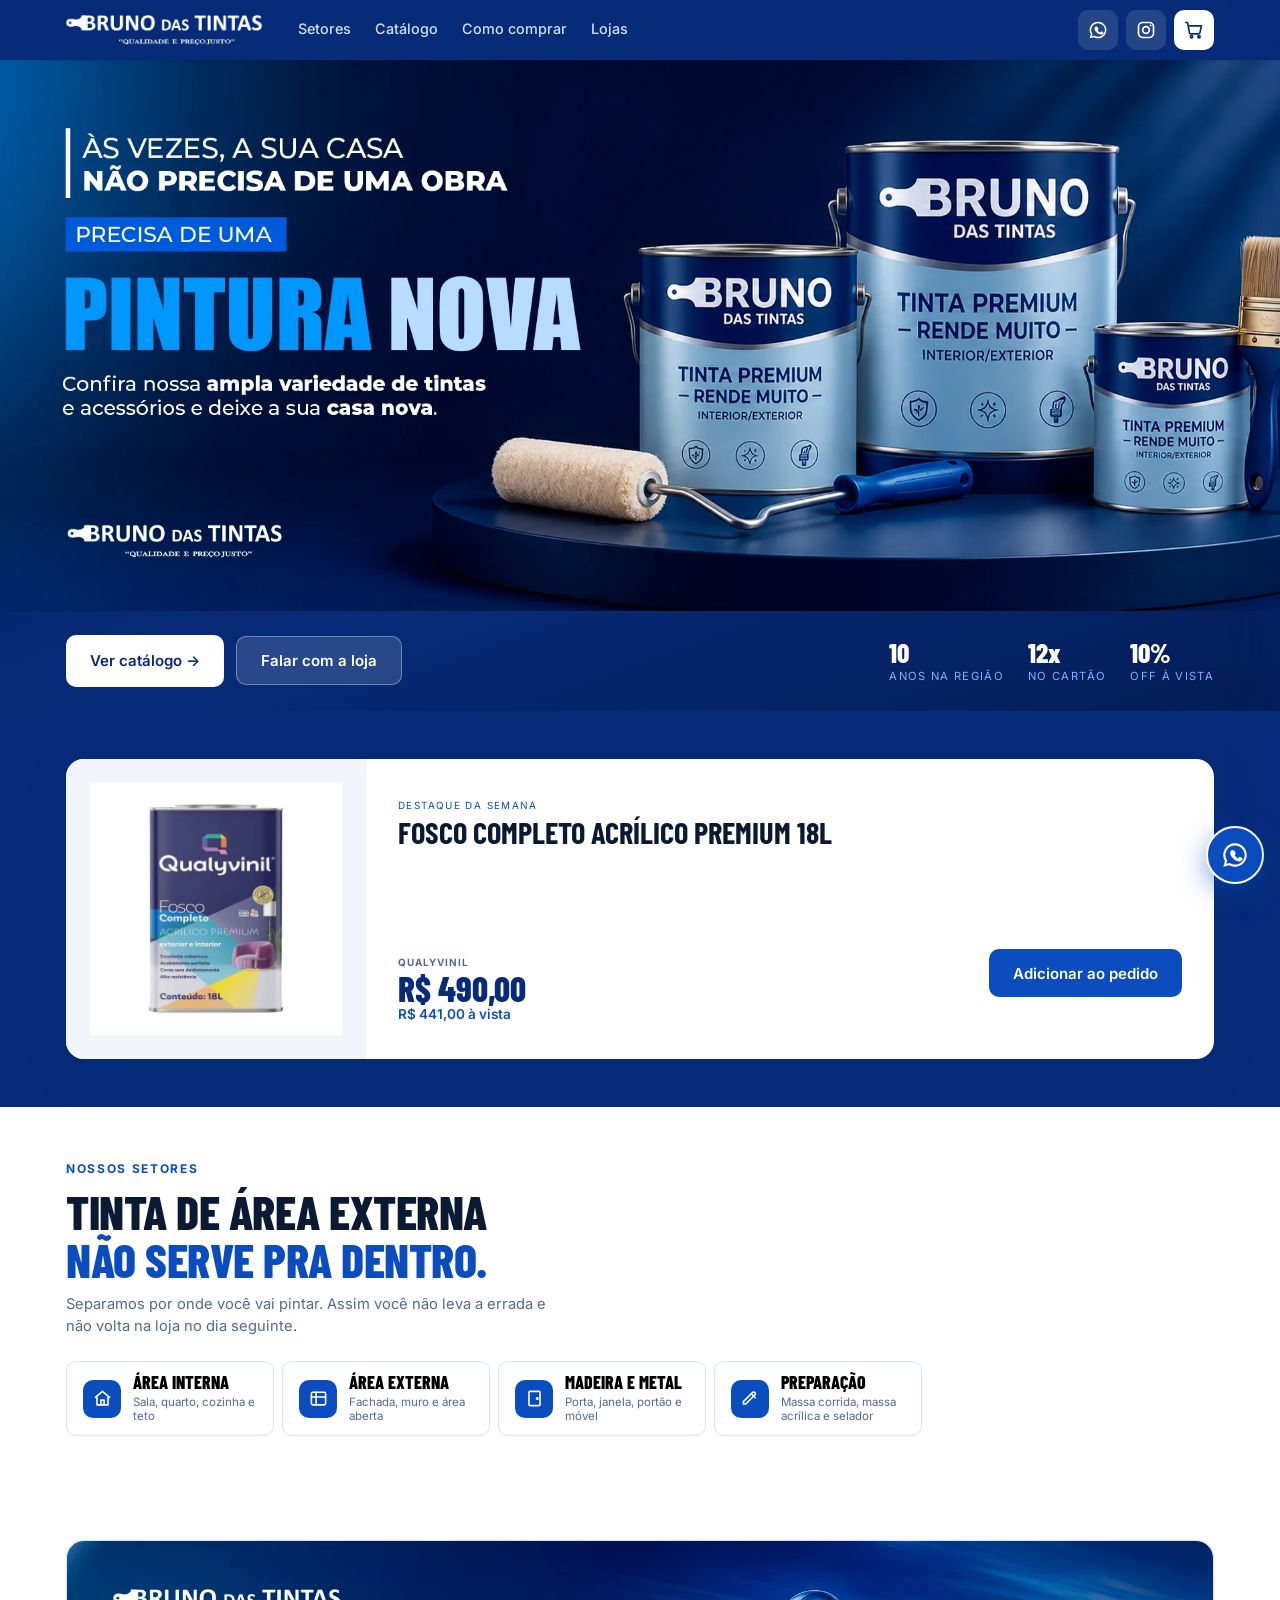
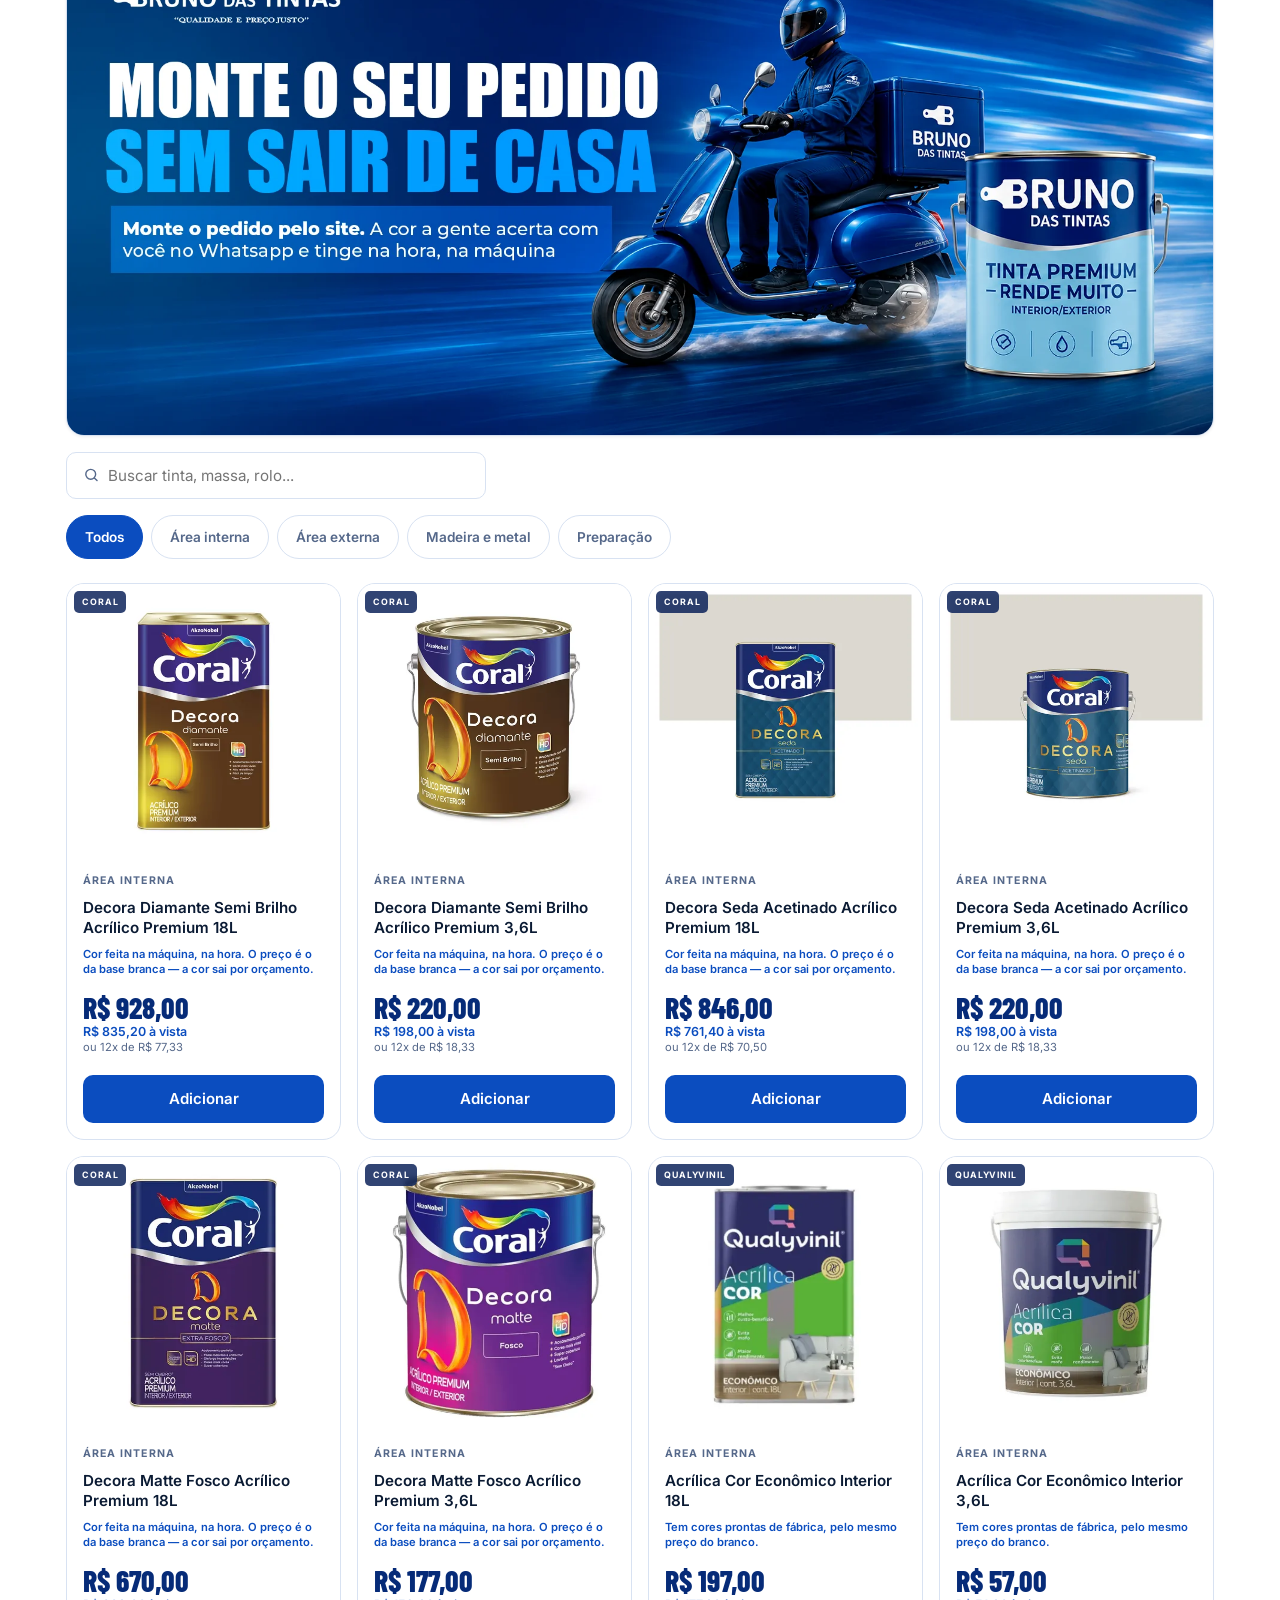
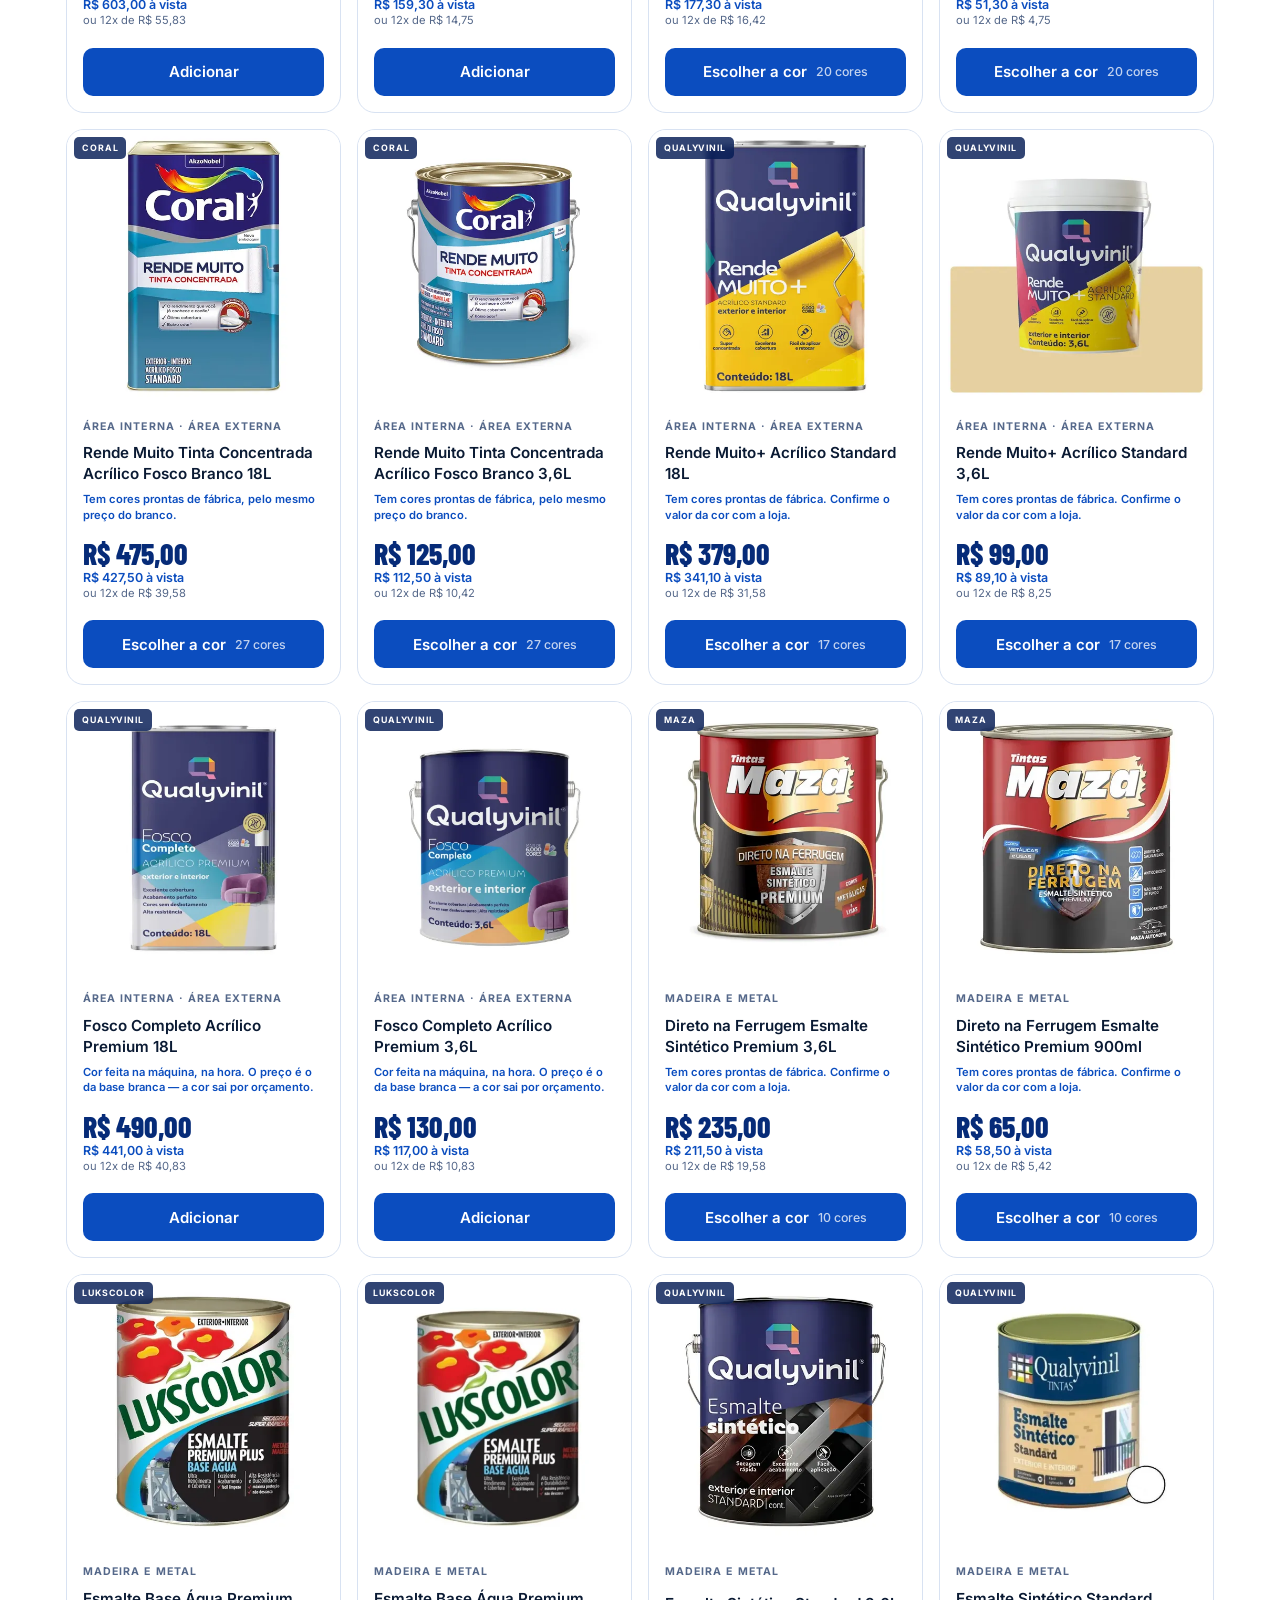
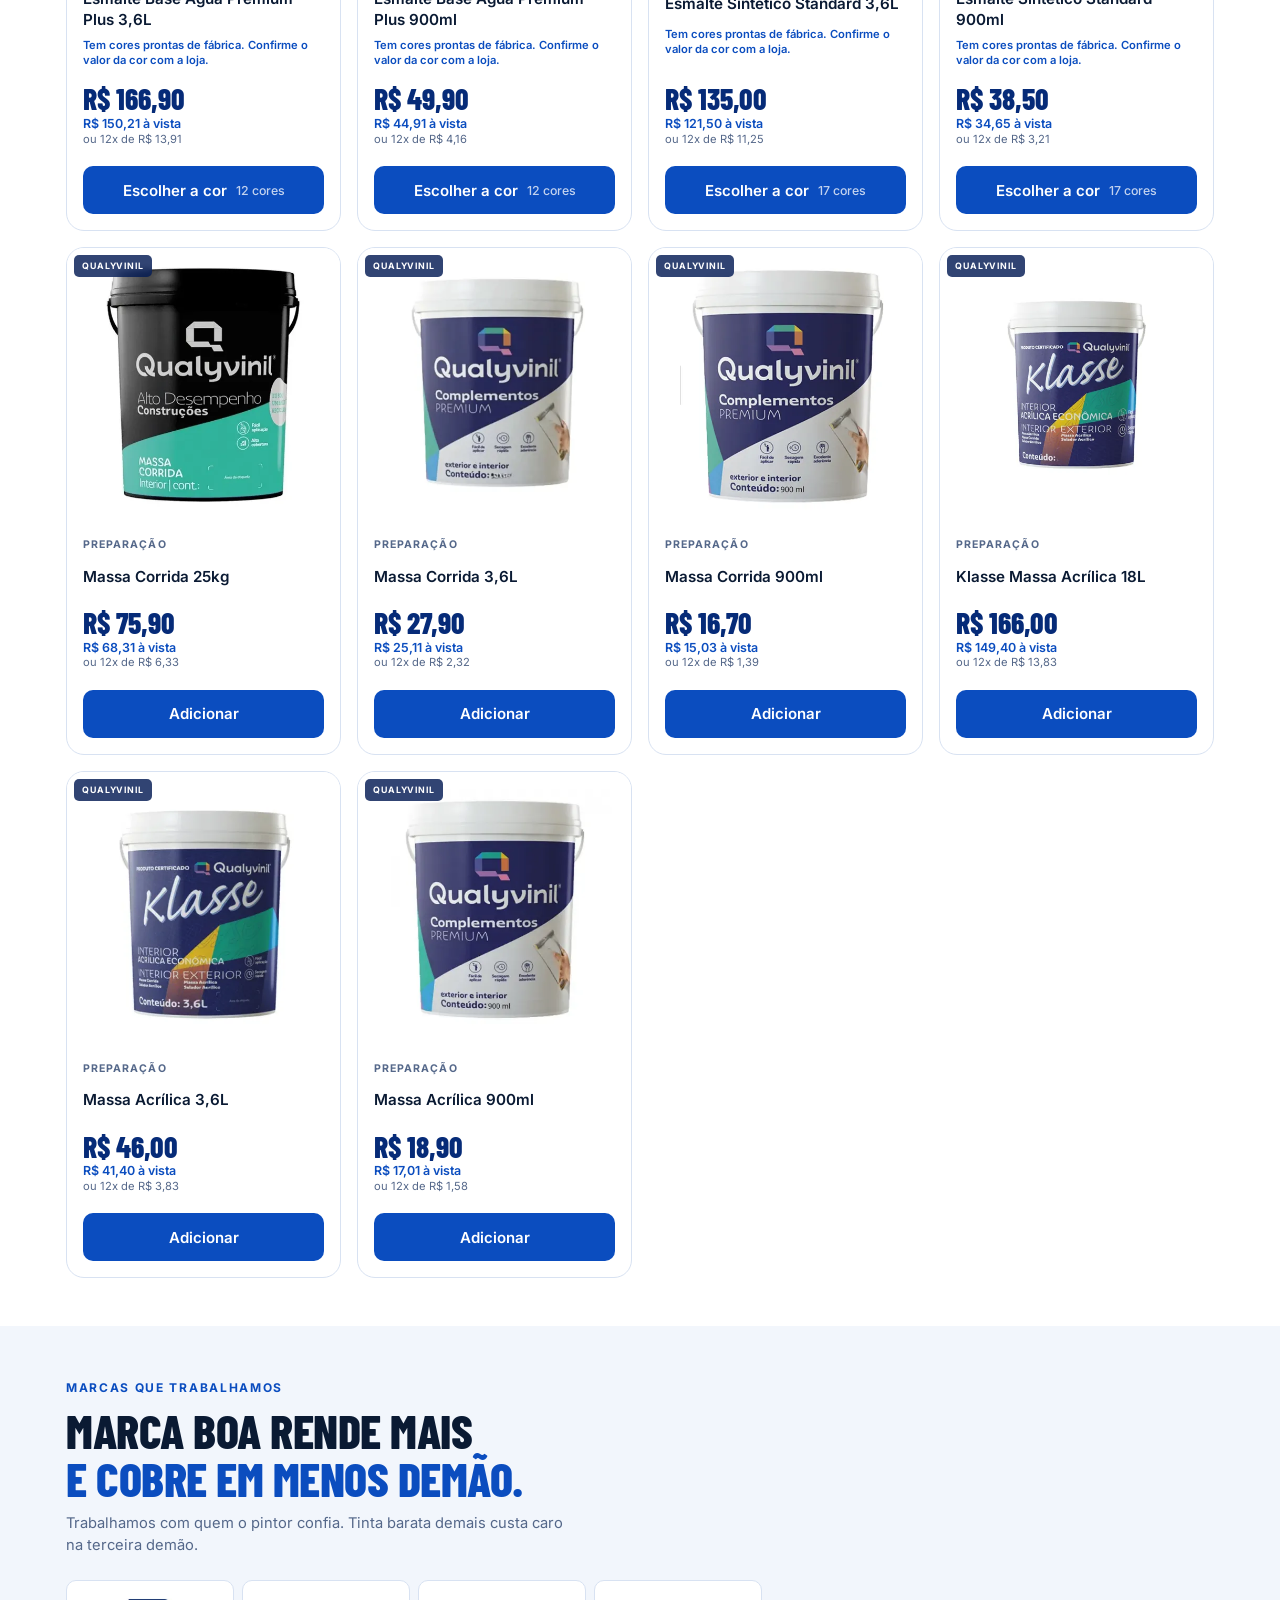
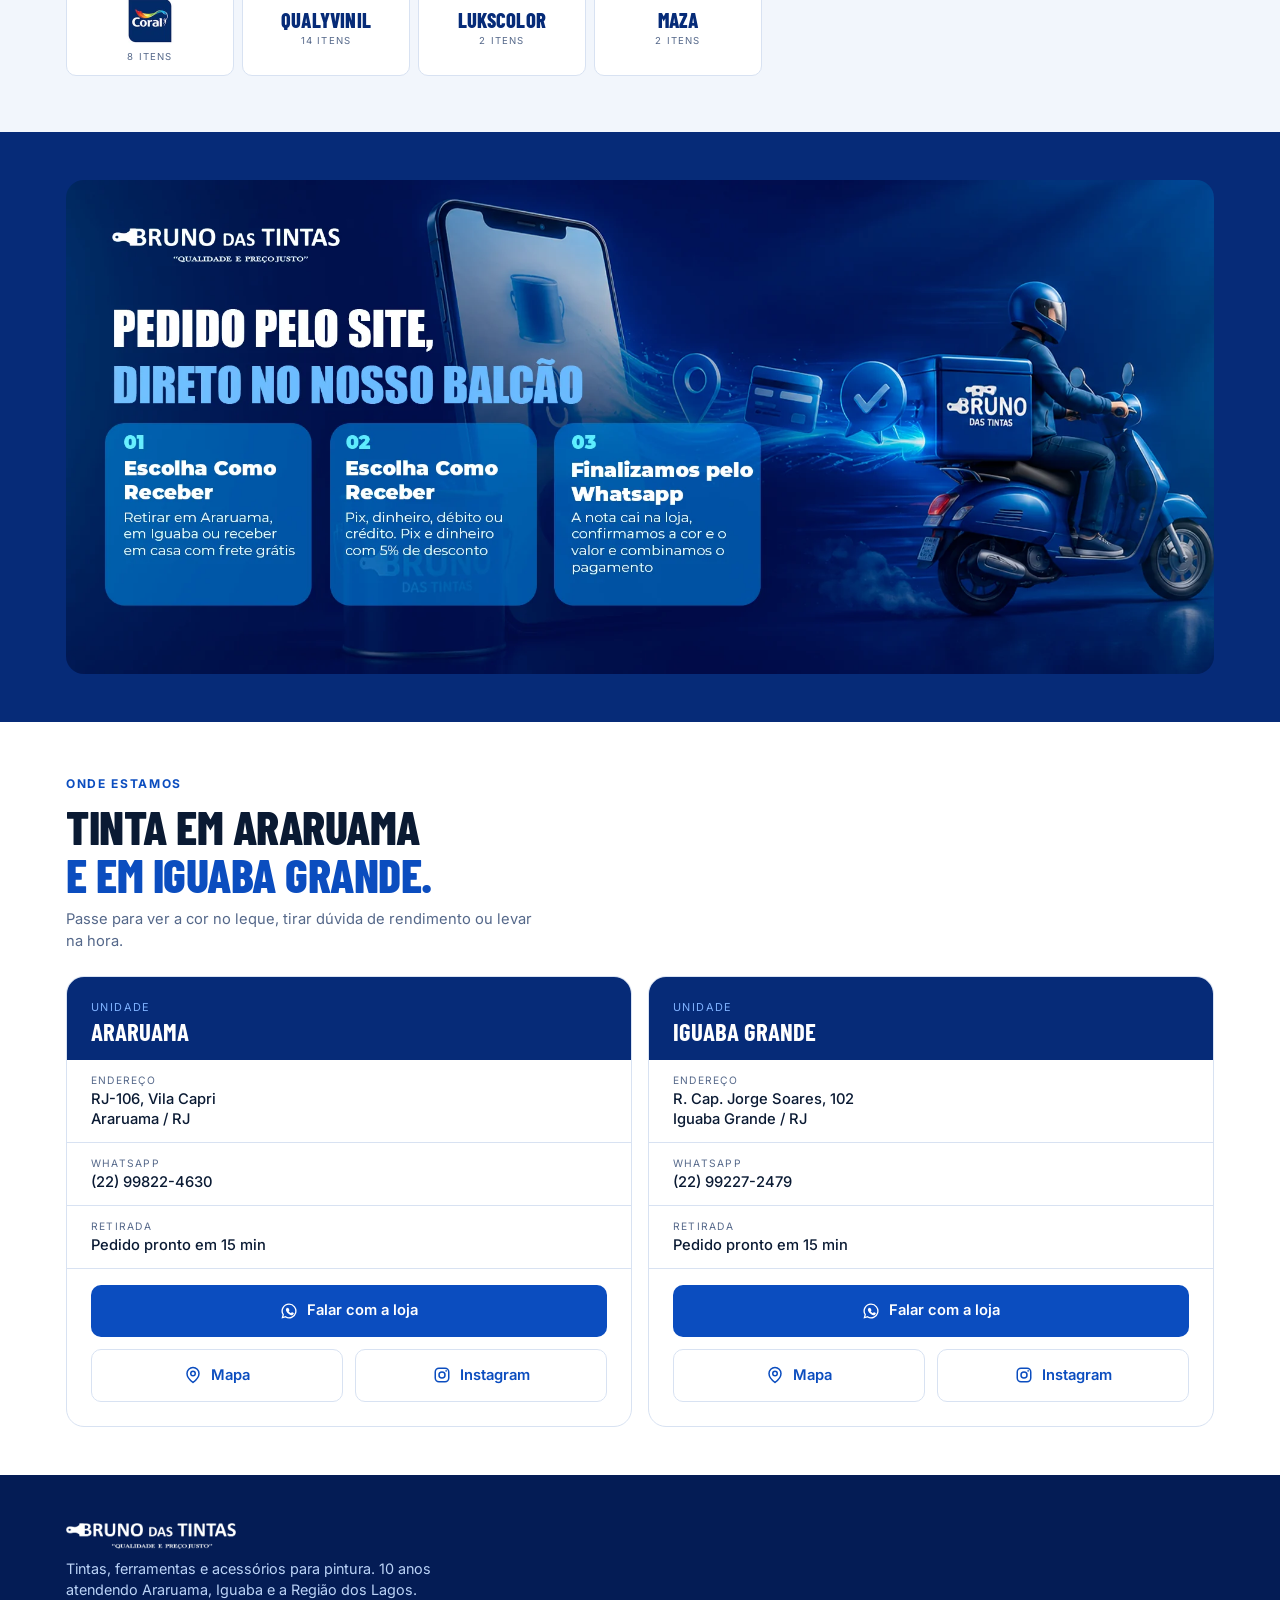
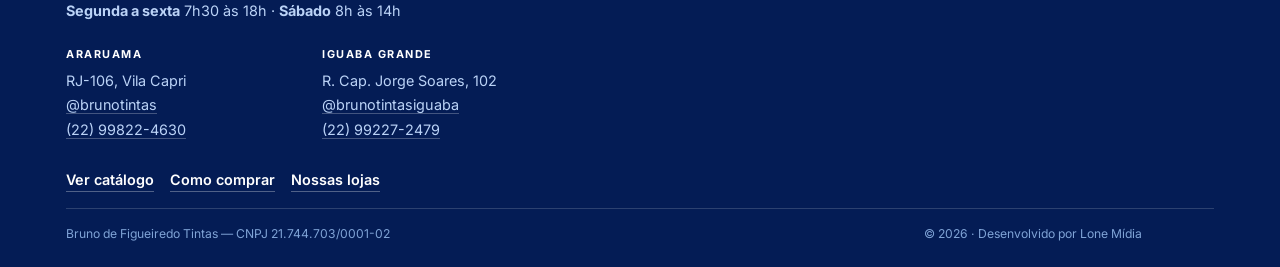
<file: index.html>
<!DOCTYPE html>
<html lang="pt-BR">
<head>
<meta charset="UTF-8">
<meta name="viewport" content="width=device-width, initial-scale=1.0">
<title>Loja de Tintas em Araruama e Iguaba Grande | Bruno das Tintas</title>
<meta name="description" content="Loja de tintas em Araruama e Iguaba Grande. Tinta Coral, Qualyvinil, Lukscolor e Maza, esmalte, massa corrida e acrílica. Monte o pedido pelo site, retire em 15 minutos ou receba em casa com frete grátis na Região dos Lagos.">
<meta name="theme-color" content="#062B78">
<link rel="canonical" href="https://www.brunodastintas.com/">
<link rel="icon" href="favicon.ico" sizes="any">
<link rel="icon" type="image/png" href="favicon.png">
<link rel="apple-touch-icon" href="apple-touch-icon.png">
<meta name="apple-mobile-web-app-capable" content="yes">
<meta name="apple-mobile-web-app-status-bar-style" content="black-translucent">
<meta name="apple-mobile-web-app-title" content="Bruno das Tintas">
<meta name="mobile-web-app-capable" content="yes">
<meta name="application-name" content="Bruno das Tintas">
<meta property="og:title" content="Bruno das Tintas — Araruama e Iguaba">
<meta property="og:description" content="Loja de tintas em Araruama e Iguaba Grande. Monte seu pedido pelo site, retire em 15 minutos ou receba em casa com frete grátis.">
<meta property="og:image" content="https://www.brunodastintas.com/artes/capa.webp">
<meta property="og:type" content="website">
<meta property="og:url" content="https://www.brunodastintas.com/">
<meta property="og:locale" content="pt_BR">
<meta property="og:site_name" content="Bruno das Tintas">
<meta name="twitter:card" content="summary_large_image">
<link rel="preconnect" href="https://fonts.googleapis.com">
<link rel="preconnect" href="https://fonts.gstatic.com" crossorigin>
<link href="https://fonts.googleapis.com/css2?family=Barlow+Condensed:wght@600;700;800&family=Inter:wght@400;500;600;700&display=swap" rel="stylesheet">
<link rel="stylesheet" href="styles.css">
<script type="application/ld+json">
{
  "@context": "https://schema.org",
  "@graph": [
    {
      "@type": "HardwareStore",
      "@id": "https://www.brunodastintas.com/#araruama",
      "name": "Bruno das Tintas — Araruama",
      "legalName": "Bruno de Figueiredo Tintas",
      "description": "Loja de tintas, ferramentas e acessórios para pintura em Araruama, RJ.",
      "url": "https://www.brunodastintas.com/",
      "telephone": "+5522998224630",
      "image": "https://www.brunodastintas.com/artes/capa.webp",
      "priceRange": "$$",
      "address": {
        "@type": "PostalAddress",
        "streetAddress": "RJ-106, Vila Capri",
        "addressLocality": "Araruama",
        "addressRegion": "RJ",
        "addressCountry": "BR",
        "postalCode": "28981-630"
      },
      "areaServed": [
        "Araruama",
        "Iguaba Grande",
        "Região dos Lagos"
      ],
      "paymentAccepted": "Dinheiro, PIX, Cartão de débito, Cartão de crédito",
      "hasMap": "https://maps.google.com/?cid=5107521781305132340",
      "geo": { "@type": "GeoCoordinates", "latitude": -22.8698738, "longitude": -42.3238211 },
      "currenciesAccepted": "BRL",
      "slogan": "Qualidade e preço justo",
      "knowsAbout": [
        "Tinta acrílica",
        "Tinta para parede",
        "Esmalte sintético",
        "Massa corrida",
        "Massa acrílica",
        "Tingimento de tinta",
        "Material de pintura"
      ],
      "makesOffer": {
        "@type": "Offer",
        "itemOffered": {
          "@type": "Product",
          "name": "Tintas, esmaltes e massas para pintura"
        },
        "areaServed": [
          "Araruama",
          "Iguaba Grande",
          "Região dos Lagos"
        ]
      },
      "sameAs": [
        "https://www.instagram.com/brunotintas/",
        "https://maps.google.com/?cid=5107521781305132340"
      ],
      "openingHoursSpecification": [
        {
          "@type": "OpeningHoursSpecification",
          "dayOfWeek": [
            "Monday",
            "Tuesday",
            "Wednesday",
            "Thursday",
            "Friday"
          ],
          "opens": "07:30",
          "closes": "18:00"
        },
        {
          "@type": "OpeningHoursSpecification",
          "dayOfWeek": "Saturday",
          "opens": "08:00",
          "closes": "14:00"
        }
      ]
    },
    {
      "@type": "HardwareStore",
      "@id": "https://www.brunodastintas.com/#iguaba",
      "name": "Bruno das Tintas — Iguaba Grande",
      "legalName": "Bruno de Figueiredo Tintas",
      "description": "Loja de tintas, ferramentas e acessórios para pintura em Iguaba Grande, RJ.",
      "url": "https://www.brunodastintas.com/",
      "telephone": "+5522992272479",
      "image": "https://www.brunodastintas.com/artes/capa.webp",
      "priceRange": "$$",
      "address": {
        "@type": "PostalAddress",
        "streetAddress": "Rua Capitão Jorge Soares, 102 - Loja A, Estação",
        "addressLocality": "Iguaba Grande",
        "addressRegion": "RJ",
        "addressCountry": "BR",
        "postalCode": "28960-514"
      },
      "areaServed": [
        "Iguaba Grande",
        "Araruama",
        "Região dos Lagos"
      ],
      "paymentAccepted": "Dinheiro, PIX, Cartão de débito, Cartão de crédito",
      "hasMap": "https://maps.google.com/?cid=13705260537741603803",
      "geo": { "@type": "GeoCoordinates", "latitude": -22.8341651, "longitude": -42.2261326 },
      "currenciesAccepted": "BRL",
      "slogan": "Qualidade e preço justo",
      "knowsAbout": [
        "Tinta acrílica",
        "Tinta para parede",
        "Esmalte sintético",
        "Massa corrida",
        "Massa acrílica",
        "Tingimento de tinta",
        "Material de pintura"
      ],
      "makesOffer": {
        "@type": "Offer",
        "itemOffered": {
          "@type": "Product",
          "name": "Tintas, esmaltes e massas para pintura"
        },
        "areaServed": [
          "Iguaba Grande",
          "Araruama",
          "Região dos Lagos"
        ]
      },
      "sameAs": [
        "https://www.instagram.com/brunotintasiguaba/",
        "https://maps.google.com/?cid=13705260537741603803"
      ],
      "openingHoursSpecification": [
        {
          "@type": "OpeningHoursSpecification",
          "dayOfWeek": [
            "Monday",
            "Tuesday",
            "Wednesday",
            "Thursday",
            "Friday"
          ],
          "opens": "07:30",
          "closes": "18:00"
        },
        {
          "@type": "OpeningHoursSpecification",
          "dayOfWeek": "Saturday",
          "opens": "08:00",
          "closes": "14:00"
        }
      ]
    }
  ]
}
</script>
</head>
<body>

<a class="skip" href="#catalogo">Pular para o catálogo</a>

<header class="topo">
  <div class="topo__linha">
    <a href="#" aria-label="Bruno das Tintas, início"><img class="logo" src="artes/logo.webp" width="900" height="138" alt="Bruno das Tintas"></a>
    <nav class="nav" aria-label="Principal">
      <a href="#setores">Setores</a><a href="#catalogo">Catálogo</a>
      <a href="#como">Como comprar</a><a href="#lojas">Lojas</a>
    </nav>
    <div class="topo__acoes">
      <button class="icone-btn" data-falar="" aria-label="Falar no WhatsApp">
        <svg width="20" height="20" viewBox="0 0 24 24" fill="#fff"><path d="M12 2a10 10 0 0 0-8.6 15.1L2 22l5.1-1.3A10 10 0 1 0 12 2m0 1.8a8.2 8.2 0 1 1-4.2 15.2l-.3-.2-3 .8.8-2.9-.2-.3A8.2 8.2 0 0 1 12 3.8m-2.5 4c-.2 0-.5 0-.7.4-.3.4-.9 1-.9 2.2s.9 2.5 1 2.7c.1.2 1.7 2.8 4.3 3.8 2.1.8 2.6.7 3 .6.6-.1 1.7-.7 2-1.4.2-.7.2-1.2.2-1.4l-.7-.4-1.5-.7c-.2-.1-.4-.1-.5.1l-.8 1c-.1.2-.3.2-.5.1-1.4-.6-2.3-1.9-2.6-2.3-.1-.2 0-.4.1-.5l.4-.5c.1-.2.2-.3.2-.5v-.4l-.8-1.9c-.2-.5-.4-.4-.6-.5z"/></svg>
      </button>
      <button class="icone-btn" data-insta="" aria-label="Ver o Instagram das lojas">
        <svg width="20" height="20" viewBox="0 0 24 24" fill="none" stroke="#fff" stroke-width="2" stroke-linecap="round" stroke-linejoin="round"><rect x="3" y="3" width="18" height="18" rx="5"/><circle cx="12" cy="12" r="4"/><circle cx="17.5" cy="6.5" r="1.1" fill="#fff" stroke="none"/></svg>
      </button>
      <button class="icone-btn icone-btn--claro carrinho-btn" id="abrirCarrinho" aria-label="Abrir carrinho">
        <svg width="20" height="20" viewBox="0 0 24 24" fill="none" stroke="currentColor" stroke-width="2" stroke-linecap="round" stroke-linejoin="round"><circle cx="9" cy="20" r="1.4"/><circle cx="18" cy="20" r="1.4"/><path d="M2 3h2.2l2.4 12.4a1.6 1.6 0 0 0 1.6 1.3h9.2a1.6 1.6 0 0 0 1.6-1.3L21 7H5.3"/></svg>
        <span class="carrinho-badge" id="badgeCarrinho" aria-live="polite" aria-atomic="true">0</span>
      </button>
    </div>
  </div>
  <nav class="nav-mob" aria-label="Seções">
    <a href="#marcas">Marcas</a>
    <a href="#setores">Setores</a>
    <a href="#catalogo">Catálogo</a>
    <a href="#como">Como comprar</a>
    <a href="#lojas">Lojas</a>
  </nav>
</header>

<section class="capa">
  <!-- O texto fica no DOM nas duas telas: no celular ele é o hero visível;
       no desktop a arte já traz a mensagem, então o bloco vira só-leitor-de-tela
       para a página não ficar sem <h1>. -->
  <div class="wrap capa__texto">
    <span class="capa__selo">★ 10 anos em Araruama e Iguaba</span>
    <h1 class="display">Às vezes, sua casa não precisa de obra.<em>Precisa de uma pintura nova.</em></h1>
    <p class="capa__sub">Confira nossa ampla variedade de tintas e acessórios e deixe sua casa nova.</p>
  </div>

  <!-- Uma arte só, nas dimensões originais (1912x823), nas duas telas.
       Sem <picture> e sem recorte: a proporção é exatamente a que veio do
       designer, e o celular mostra a arte inteira, só que menor. -->
  <img class="capa__img" src="artes/capa.webp" width="1912" height="823" fetchpriority="high"
       alt="Às vezes a sua casa não precisa de uma obra, precisa de uma pintura nova. Latas de Tinta Premium Rende Muito da Bruno das Tintas.">

  <div class="capa__ctas">
    <div class="wrap">
      <a href="#catalogo" class="btn btn--branco">Ver catálogo →</a>
      <button data-falar="" class="btn btn--vidro">Falar com a loja</button>
      <div class="capa__stats">
        <div class="stat"><b>10</b><span>Anos na região</span></div>
        <div class="stat"><b>12x</b><span>No cartão</span></div>
        <div class="stat"><b>10%</b><span>Off à vista</span></div>
      </div>
    </div>
  </div>
</section>

<!-- o card é montado por renderDestaque() a partir do produto marcado
     com oferta:true em dados.js. Antes ficava escrito à mão aqui, então
     mudar o preço no dados.js não mudava o preço deste card. -->
<section class="destaque" id="destaque" hidden>
  <div class="wrap" id="destaqueCard"></div>
</section>

<section class="secao" id="setores">
  <div class="wrap">
    <div class="secao__cabeca">
      <span class="eyebrow">Nossos setores</span>
      <h2 class="display">Tinta de área externa<em>não serve pra dentro.</em></h2>
      <p>Separamos por onde você vai pintar. Assim você não leva a errada e não volta na loja no dia seguinte.</p>
    </div>
    <div class="trilho-caixa">
      <button class="trilho-seta trilho-seta--esq" data-rola="setores-grid" data-dir="-1" aria-label="Ver setores anteriores">‹</button>
      <div class="setores" id="setores-grid"></div>
      <button class="trilho-seta trilho-seta--dir" data-rola="setores-grid" data-dir="1" aria-label="Ver mais setores">›</button>
    </div>
  </div>
</section>

<section class="secao" id="catalogo">
  <div class="wrap">
    <div class="secao__cabeca so-mob">
      <span class="eyebrow">Catálogo</span>
      <h2 class="display">Monte seu pedido<em>sem sair de casa.</em></h2>
      <p>Escolha o que precisa e mande. A cor a gente acerta com você no WhatsApp — tem cor pronta e tem cor feita na máquina, depende da linha.</p>
    </div>
    <h2 class="sr-only so-desk">Monte seu pedido sem sair de casa</h2>
    <img class="arte-secao" src="artes/secao-catalogo.webp" width="1912" height="823" loading="lazy"
         alt="Monte o seu pedido sem sair de casa. Entregador da Bruno das Tintas de moto, com lata de Tinta Premium Rende Muito.">
    <div class="busca">
      <svg width="18" height="18" viewBox="0 0 24 24" fill="none" stroke="#55688A" stroke-width="2" stroke-linecap="round"><circle cx="11" cy="11" r="7"/><path d="m20 20-3.5-3.5"/></svg>
      <input type="search" id="busca" placeholder="Buscar tinta, massa, rolo..." aria-label="Buscar produtos">
    </div>
    <div class="filtros" id="filtros"></div>
    <div class="grade" id="grade"></div>
  </div>
</section>

<section class="secao secao--gelo" id="marcas">
  <div class="wrap">
    <div class="secao__cabeca" style="margin-bottom:var(--e6)">
      <span class="eyebrow">Marcas que trabalhamos</span>
      <h2 class="display">Marca boa rende mais<em>e cobre em menos demão.</em></h2>
      <p>Trabalhamos com quem o pintor confia. Tinta barata demais custa caro na terceira demão.</p>
    </div>
    <div class="trilho-caixa">
      <button class="trilho-seta trilho-seta--esq" data-rola="trilhoMarcas" data-dir="-1" aria-label="Ver marcas anteriores">‹</button>
      <div class="marcas__trilho" id="trilhoMarcas"></div>
      <button class="trilho-seta trilho-seta--dir" data-rola="trilhoMarcas" data-dir="1" aria-label="Ver mais marcas">›</button>
    </div>
  </div>
</section>

<section class="secao secao--azul secao--arte" id="como">
  <div class="wrap">
    <div class="secao__cabeca so-mob">
      <span class="eyebrow">Como comprar</span>
      <h2 class="display">Você pede daí,<em>a gente separa aqui.</em></h2>
      <p>Nada é cobrado pelo site. O pedido cai no nosso WhatsApp com a nota item por item, a gente confere o estoque e combina o pagamento com você.</p>
    </div>
    <div class="passos so-mob">
      <div class="passo"><div class="passo__n display">01</div><h3>Monte o pedido</h3><p>Escolha os produtos no catálogo. A cor a gente acerta na conversa.</p></div>
      <div class="passo"><div class="passo__n display">02</div><h3>Escolha como receber</h3><p>Retirar em Araruama, em Iguaba, ou receber em casa com frete grátis.</p></div>
      <div class="passo"><div class="passo__n display">03</div><h3>Diga como quer pagar</h3><p>PIX, dinheiro, débito ou crédito em até 12x sem juros. PIX, dinheiro e débito têm 10% de desconto.</p></div>
      <div class="passo"><div class="passo__n display">04</div><h3>A gente fecha no WhatsApp</h3><p>A nota cai na loja, confirmamos a cor e o valor, e combinamos o pagamento.</p></div>
    </div>
    <h2 class="sr-only so-desk">Pedido pelo site, direto no nosso balcão</h2>
    <img class="arte-secao arte-secao--solta" src="artes/secao-como-comprar.webp" width="1912" height="823" loading="lazy"
         alt="Pedido pelo site, direto no nosso balcão. Passo 1: escolha como receber — retirar em Araruama, em Iguaba, ou receber em casa com frete grátis. Passo 2: escolha como pagar — PIX, dinheiro, débito ou crédito, com 10% de desconto no PIX, dinheiro e débito. Passo 3: finalizamos pelo WhatsApp — a nota cai na loja, confirmamos a cor e o valor e combinamos o pagamento.">
  </div>
</section>

<section class="secao" id="lojas">
  <div class="wrap">
    <div class="secao__cabeca">
      <span class="eyebrow">Onde estamos</span>
      <h2 class="display">Tinta em Araruama<em>e em Iguaba Grande.</em></h2>
      <p>Passe para ver a cor no leque, tirar dúvida de rendimento ou levar na hora.</p>
    </div>
    <div class="lojas" id="lojas-grid"></div>
  </div>
</section>

<footer class="rodape">
  <div class="wrap">
    <div class="rodape__topo">
      <div class="rodape__marca">
        <img class="logo" src="artes/logo.webp" width="900" height="138" alt="Bruno das Tintas">
        <p>Tintas, ferramentas e acessórios para pintura. 10 anos atendendo Araruama, Iguaba e a Região dos Lagos.</p>
        <p><b>Segunda a sexta</b> 7h30 às 18h · <b>Sábado</b> 8h às 14h</p>
      </div>
    </div>

    <div class="rodape__lojas">
      <div class="rodape__loja">
        <h4>Araruama</h4>
        <p>RJ-106, Vila Capri</p>
        <p><a href="https://www.instagram.com/brunotintas/" target="_blank" rel="noopener">@brunotintas</a></p>
        <p><a href="https://wa.me/5522998224630" target="_blank" rel="noopener">(22) 99822-4630</a></p>
      </div>
      <div class="rodape__loja">
        <h4>Iguaba Grande</h4>
        <p>R. Cap. Jorge Soares, 102</p>
        <p><a href="https://www.instagram.com/brunotintasiguaba/" target="_blank" rel="noopener">@brunotintasiguaba</a></p>
        <p><a href="https://wa.me/5522992272479" target="_blank" rel="noopener">(22) 99227-2479</a></p>
      </div>
    </div>

    <nav class="rodape__links" aria-label="Rodapé">
      <a href="#catalogo">Ver catálogo</a>
      <a href="#como">Como comprar</a>
      <a href="#lojas">Nossas lojas</a>
    </nav>

    <div class="rodape__base">
      <span>Bruno de Figueiredo Tintas — CNPJ 21.744.703/0001-02</span>
      <span>© 2026 · Desenvolvido por Lone Mídia</span>
    </div>
  </div>
</footer>

<button class="wpp-float" data-falar="" aria-label="Falar no WhatsApp">
  <svg width="28" height="28" viewBox="0 0 24 24" fill="#fff"><path d="M12 2a10 10 0 0 0-8.6 15.1L2 22l5.1-1.3A10 10 0 1 0 12 2m0 1.8a8.2 8.2 0 1 1-4.2 15.2l-.3-.2-3 .8.8-2.9-.2-.3A8.2 8.2 0 0 1 12 3.8m-2.5 4c-.2 0-.5 0-.7.4-.3.4-.9 1-.9 2.2s.9 2.5 1 2.7c.1.2 1.7 2.8 4.3 3.8 2.1.8 2.6.7 3 .6.6-.1 1.7-.7 2-1.4.2-.7.2-1.2.2-1.4l-.7-.4-1.5-.7c-.2-.1-.4-.1-.5.1l-.8 1c-.1.2-.3.2-.5.1-1.4-.6-2.3-1.9-2.6-2.3-.1-.2 0-.4.1-.5l.4-.5c.1-.2.2-.3.2-.5v-.4l-.8-1.9c-.2-.5-.4-.4-.6-.5z"/></svg>
</button>

<button class="barra-pedido" id="barraPedido" hidden>
  <span class="barra-pedido__esq">
    <b id="barraQtd">0 itens</b>
    <small id="barraTotal">R$ 0,00</small>
  </span>
  <span class="barra-pedido__btn">Ver pedido →</span>
</button>

<div class="veu" id="veu"></div>

<aside class="gaveta" id="gaveta" role="dialog" aria-modal="true" aria-label="Seu pedido" tabindex="-1">
  <div class="gaveta__topo">
    <h3 class="display">Seu pedido</h3>
    <button class="icone-btn" style="background:var(--gelo-2);color:var(--texto)" id="fecharCarrinho" aria-label="Fechar">
      <svg width="18" height="18" viewBox="0 0 24 24" fill="none" stroke="currentColor" stroke-width="2.4" stroke-linecap="round"><path d="M18 6 6 18M6 6l12 12"/></svg>
    </button>
  </div>
  <div class="gaveta__corpo" id="itensCarrinho"></div>
  <div class="gaveta__pe" id="peCarrinho" style="display:none">
    <div class="total"><span>Total</span><b id="totalCarrinho">R$ 0,00</b></div>
    <button class="btn btn--azul btn--bloco" id="irCheckout">Finalizar pedido →</button>
    <button class="btn btn--linha btn--bloco" id="continuarComprando" style="margin-top:10px">← Continuar comprando</button>
  </div>
</aside>

<div class="modal" id="modal" role="dialog" aria-modal="true" aria-labelledby="tituloModal" tabindex="-1">
  <div class="modal__caixa">
    <div class="modal__topo">
      <h3 class="display" id="tituloModal">Seus dados</h3>
      <button class="icone-btn" style="background:var(--gelo-2);color:var(--texto)" id="fecharModal" aria-label="Fechar">
        <svg width="18" height="18" viewBox="0 0 24 24" fill="none" stroke="currentColor" stroke-width="2.4" stroke-linecap="round"><path d="M18 6 6 18M6 6l12 12"/></svg>
      </button>
    </div>
    <div class="modal__corpo" id="corpoModal"></div>
  </div>
</div>
<script src="imagens.js"></script>
<script src="dados.js"></script>
<script src="app.js"></script>
</body>
</html>
</file>
<file: styles.css>
:root{
  --azul-noite:#041C55;
  --azul-profundo:#062B78;
  --azul:#0B4DBF;
  --azul-claro:#2E7BF6;
  --azul-sol:#7FB2FF;
  --azul-vidro:rgba(11,77,191,.08);

  --branco:#FFFFFF;
  --gelo:#F2F6FC;
  --gelo-2:#E4ECF8;
  --borda:#D8E2F2;

  --texto:#0A1A33;
  --texto-fraco:#55688A;

  --e1:4px; --e2:8px; --e3:12px; --e4:16px; --e6:24px;
  --e8:32px; --e12:48px; --e16:64px; --e20:80px;

  --raio:10px; --raio-g:18px;
  --sombra:0 1px 3px rgba(10,26,51,.07);
  --sombra-alta:0 14px 40px rgba(6,43,120,.18);

  --display:'Barlow Condensed','Arial Narrow',system-ui,sans-serif;
  --corpo:'Inter',system-ui,-apple-system,sans-serif;

  --max:1180px;
}
*{box-sizing:border-box;margin:0;padding:0}
html{scroll-behavior:smooth}
/* o topo é fixo: sem isso, clicar num link do menu esconde o começo da seção */
section[id],div[id]{scroll-margin-top:104px}
@media (min-width:900px){section[id],div[id]{scroll-margin-top:76px}}
body{font-family:var(--corpo);font-size:16px;line-height:1.6;color:var(--texto);background:var(--branco);-webkit-font-smoothing:antialiased}
img{max-width:100%;display:block;height:auto}
button{font-family:inherit;cursor:pointer;border:none;background:none}
a{color:inherit;text-decoration:none}
:focus-visible{outline:3px solid var(--azul-claro);outline-offset:2px;border-radius:4px}

.wrap{max-width:var(--max);margin:0 auto;padding:0 var(--e4)}
.display{font-family:var(--display);font-weight:800;line-height:.95;letter-spacing:-.01em;text-transform:uppercase;text-wrap:balance}
.eyebrow{font-size:.75rem;font-weight:700;letter-spacing:.14em;text-transform:uppercase;color:var(--azul)}

.skip{
  position:absolute;left:-9999px;top:0;z-index:100;
  background:var(--branco);color:var(--azul-profundo);
  padding:12px 20px;border-radius:0 0 var(--raio) 0;font-weight:600;
}
.skip:focus{left:0}

@media (prefers-reduced-motion:reduce){
  *,*::before,*::after{animation-duration:.01ms !important;transition-duration:.01ms !important;scroll-behavior:auto !important}
}


/* ---------- topo ---------- */
.topo{position:sticky;top:0;z-index:40;background:var(--azul-profundo);color:var(--branco);box-shadow:var(--sombra)}
.topo__linha{display:flex;align-items:center;gap:var(--e3);padding:10px var(--e4);max-width:var(--max);margin:0 auto}
.logo{height:22px;width:auto;flex-shrink:0}
.nav{display:none;gap:var(--e6);margin-left:var(--e6);font-size:.9rem;font-weight:500}
.nav a{color:#CFE0FB;padding:6px 0;border-bottom:2px solid transparent}
.nav a:hover{color:#fff;border-color:var(--azul-sol)}
.topo__acoes{display:flex;align-items:center;gap:var(--e2);margin-left:auto}

/* navegação do celular: linha rolável, sem hambúrguer escondendo tudo */
.nav-mob{
  display:flex;gap:6px;overflow-x:auto;
  padding:0 var(--e4) 10px;
  scrollbar-width:none;-webkit-overflow-scrolling:touch;
}
.nav-mob::-webkit-scrollbar{display:none}
.nav-mob a{
  flex:0 0 auto;white-space:nowrap;
  display:inline-flex;align-items:center;min-height:38px;
  background:rgba(255,255,255,.12);color:#DCE8FB;
  padding:0 14px;border-radius:999px;
  font-size:.8rem;font-weight:600;
}
.nav-mob a:active{background:rgba(255,255,255,.24)}

/* mostrar só num tamanho de tela */
.so-mob{display:block}
.so-desk{display:none}
.txt-curto{display:inline}
.txt-longo{display:none}

/* foto do hero no celular */

/* barra de pedido fixa no rodapé do celular */
.barra-pedido{
  position:fixed;left:0;right:0;bottom:0;z-index:36;
  display:flex;align-items:center;gap:var(--e4);
  padding:var(--e3) var(--e4);
  padding-bottom:calc(var(--e3) + env(safe-area-inset-bottom));
  background:var(--azul-profundo);color:#fff;text-align:left;
  box-shadow:0 -6px 24px rgba(4,20,60,.28);
}
.barra-pedido[hidden]{display:none}
.barra-pedido__esq{flex:1;min-width:0}
.barra-pedido__esq b{display:block;font-size:.78rem;font-weight:600;color:var(--azul-sol)}
.barra-pedido__esq small{display:block;font-family:var(--display);font-size:1.5rem;font-weight:800;color:#fff;line-height:1.1}
.barra-pedido__btn{
  background:var(--branco);color:var(--azul-profundo);
  padding:12px 20px;border-radius:var(--raio);
  font-size:.9rem;font-weight:700;white-space:nowrap;
}
.icone-btn{width:40px;height:40px;border-radius:10px;display:grid;place-items:center;background:rgba(255,255,255,.12);color:#fff;transition:background .15s}
.icone-btn:hover{background:rgba(255,255,255,.24)}
.icone-btn--claro{background:var(--branco);color:var(--azul-profundo)}
.icone-btn--claro:hover{background:#E9F0FC}
.carrinho-btn{position:relative}
.carrinho-badge{position:absolute;top:-5px;right:-5px;min-width:20px;height:20px;padding:0 5px;border-radius:10px;background:var(--branco);color:var(--azul-profundo);font-size:.68rem;font-weight:700;display:none;place-items:center;box-shadow:0 0 0 2px var(--azul-profundo)}
.carrinho-badge.on{display:grid}

/* ---------- hero ---------- */
.stat b{display:block;font-family:var(--display);font-size:1.5rem;font-weight:800;color:#fff;line-height:1}
.stat span{font-size:.6rem;letter-spacing:.06em;text-transform:uppercase;color:var(--azul-sol);line-height:1.25;display:block;margin-top:3px}
@media (min-width:560px){.stat span{font-size:.7rem;letter-spacing:.12em}.stat b{font-size:1.7rem}}

/* No celular a destaque entra logo depois dos CTAs da capa. Sem respiro no
   topo o card encostava na faixa de cima e a troca de azul caía exatamente
   na borda dele, fazendo o produto parecer solto na página. */
.destaque{background:var(--azul-profundo);padding:var(--e6) 0 var(--e8)}
/* Card do destaque — grid achatado: foto, topo, info e botão são irmãos,
   e cada tela os recoloca. No celular a foto é miniatura ao lado do preço;
   no desktop vira a coluna esquerda inteira. */
.hero__card{
  background:var(--branco);color:var(--texto);
  border-radius:var(--raio-g);overflow:hidden;box-shadow:var(--sombra-alta);
  max-width:380px;width:100%;
  display:grid;align-items:center;
  grid-template-columns:68px 1fr;
  grid-template-areas:
    "topo topo"
    "foto info"
    "btn  btn";
  column-gap:var(--e3);row-gap:var(--e4);
}
.hero__card-topo{grid-area:topo;align-self:stretch;background:var(--azul-noite);color:#fff;padding:var(--e3) var(--e4)}
.hero__card-topo b{font-family:var(--display);font-size:1.3rem;display:block;line-height:1.05;text-transform:uppercase}
.hero__card-topo span{font-size:.62rem;letter-spacing:.14em;text-transform:uppercase;color:var(--azul-sol)}
.hero__card-foto{grid-area:foto;width:68px;height:68px;margin-left:var(--e4);
  border-radius:10px;overflow:hidden;background:var(--azul);display:grid;place-items:center}
.hero__card-foto img{width:100%;height:100%;object-fit:contain;display:block}
.hero__card-info{grid-area:info;min-width:0;margin-right:var(--e4)}
.hero__card-marca{font-size:.62rem;font-weight:700;letter-spacing:.1em;text-transform:uppercase;color:var(--texto-fraco)}
.hero__card-preco{font-family:var(--display);font-size:1.6rem;font-weight:800;color:var(--azul-profundo);line-height:1}
.hero__card-avista{font-size:.72rem;font-weight:600;color:var(--azul);line-height:1.3}
.hero__card-btn{grid-area:btn;margin:0 var(--e4) var(--e4);justify-content:center}

@media (min-width:900px){
  .destaque{padding:var(--e12) 0}
  /* Faixa horizontal. Antes o card herdava margin-left:auto do hero de duas
     colunas que não existe mais e ficava colado na direita, com ~780px de
     vazio ao lado — era o buraco que aparecia na tela. */
  .hero__card{
    max-width:none;
    grid-template-columns:300px 1fr auto;
    grid-template-areas:
      "foto topo topo"
      "foto info btn";
    column-gap:var(--e8);row-gap:var(--e3);
  }
  .hero__card-foto{width:100%;height:100%;min-height:230px;margin:0;border-radius:0;background:var(--gelo)}
  .hero__card-foto img{padding:var(--e6)}
  .hero__card-topo{background:transparent;color:var(--texto);padding:var(--e8) var(--e8) 0 0}
  .hero__card-topo span{color:var(--azul)}
  .hero__card-topo b{font-size:1.9rem}
  .hero__card-info{margin:0}
  .hero__card-preco{font-size:2.2rem}
  .hero__card-avista{font-size:.85rem}
  .hero__card-btn{margin:0 var(--e8) var(--e8) 0;align-self:center;padding-inline:var(--e8)}
}

/* ---------- botões ---------- */
.btn{display:inline-flex;align-items:center;justify-content:center;gap:9px;padding:14px 24px;border-radius:var(--raio);font-size:.94rem;font-weight:600;min-height:48px;transition:background .15s,transform .1s,border-color .15s,color .15s;text-align:center}
.btn:active{transform:translateY(1px)}
.btn--azul{background:var(--azul);color:#fff}
.btn--azul:hover{background:var(--azul-profundo)}
.btn--branco{background:var(--branco);color:var(--azul-profundo)}
.btn--branco:hover{background:#E9F0FC}
.btn--vidro{background:rgba(255,255,255,.14);color:#fff;border:1px solid rgba(255,255,255,.34)}
.btn--vidro:hover{background:rgba(255,255,255,.26)}
.btn--linha{background:transparent;color:var(--azul);border:1.5px solid var(--borda)}
.btn--linha:hover{border-color:var(--azul)}
.btn--bloco{width:100%}
.btn[disabled]{opacity:.5;cursor:not-allowed}

/* ---------- seções ---------- */
.secao{padding:var(--e8) 0}
@media (min-width:560px){.secao{padding:var(--e12) 0}}
.secao--gelo{background:var(--gelo)}
.secao--azul{background:var(--azul-profundo);color:#fff}
.secao__cabeca{margin-bottom:var(--e4)}
@media (min-width:560px){.secao__cabeca{margin-bottom:var(--e6)}}
.secao__cabeca h2{font-size:clamp(1.6rem,5.5vw,3rem);margin:6px 0 10px;line-height:1}
.secao__cabeca h2 em{font-style:normal;color:var(--azul);display:block}
.secao--azul .secao__cabeca h2 em{color:var(--azul-sol)}
.secao--azul .eyebrow{color:var(--azul-sol)}
.secao__cabeca p{color:var(--texto-fraco);max-width:56ch;font-size:.92rem;line-height:1.5;text-wrap:pretty}
.secao--azul .secao__cabeca p{color:#CFE0FB}

/* ---------- banner de capa ----------
   No desktop entra a arte inteira (banner@2x), que é composição única.
   No celular o título é TEXTO, não imagem: a arte vertical que existia aqui
   tinha sido remontada recortando pedaços do banner horizontal, e as emendas
   apareciam na tela. Só a foto vem como imagem. */
.capa{background:
  radial-gradient(900px 440px at 80% 6%,rgba(46,123,246,.4),transparent 62%),
  linear-gradient(160deg,var(--azul-noite) 0%,var(--azul-profundo) 62%,var(--azul-noite) 100%)}
.capa picture{display:block}
.capa img,.capa__img{width:100%;height:auto;display:block}

/* A arte já traz título e subtítulo desenhados, nas duas telas. O bloco de
   texto continua no DOM mas fora da tela: é ele que dá o <h1> à página, para
   busca e leitor de tela. Sem ele o site ficaria sem cabeçalho de nível 1. */
.capa__texto{
  position:absolute;width:1px;height:1px;padding:0;margin:-1px;
  overflow:hidden;clip:rect(0 0 0 0);white-space:nowrap;border:0;
}
/* fundo transparente: quem pinta é o gradiente da seção. Cor chapada aqui
   criava uma emenda visível logo abaixo da arte. */
.capa__ctas{background:transparent;padding:0 var(--e4) var(--e6)}
.capa__ctas .wrap{display:grid;grid-template-columns:1fr 1fr;gap:10px;padding-top:var(--e4)}
.capa__ctas .btn{padding:14px 10px;font-size:.86rem;white-space:nowrap}
@media (min-width:560px){
  .capa__ctas .wrap{display:flex;flex-wrap:wrap;gap:var(--e3);align-items:center;padding-top:var(--e6)}
  .capa__ctas .btn{padding:14px 24px;font-size:.94rem}
}
.capa__stats{display:grid;grid-template-columns:repeat(3,1fr);gap:var(--e2);grid-column:1/-1;padding-top:var(--e3);border-top:1px solid rgba(255,255,255,.2)}
@media (min-width:560px){.capa__stats{display:flex;gap:var(--e6);flex-wrap:wrap;margin-left:auto;grid-column:auto;padding-top:0;border:none}}

/* faixa de campanha no meio */
.sr-only{
  position:absolute;width:1px;height:1px;padding:0;margin:-1px;
  overflow:hidden;clip:rect(0 0 0 0);white-space:nowrap;border:0;
}
/* sem display:block aqui — esta regra vem DEPOIS de .so-desk{display:none} e
   estava anulando o esconde-no-celular. O <img> global já é block. */
.arte-secao{
  width:100%;height:auto;
  border-radius:var(--raio-g);
  border:1px solid var(--borda);
  box-shadow:var(--sombra);
  margin-bottom:var(--e4);
}
/* dentro de seção azul a arte já tem o próprio fundo: sem borda clara */
.arte-secao--solta{border:none;box-shadow:none;margin-bottom:0}
/* As artes entram INTEIRAS, na proporção original de 1912x823. Nada de
   aspect-ratio forçado nem object-fit:cover aqui: qualquer um dos dois
   recortaria a arte, e a composição é do designer, não minha. No celular ela
   aparece menor, nunca cortada. */
.secao--arte{padding:var(--e12) 0}

.faixa-arte{display:block;line-height:0;border-radius:var(--raio-g);overflow:hidden;box-shadow:var(--sombra-alta)}
.faixa-arte img{width:100%;height:auto}

/* ---------- marcas ---------- */
.marcas{position:relative}
.trilho-caixa{position:relative}
.trilho-seta{
  position:absolute;top:50%;transform:translateY(-50%);z-index:2;
  width:36px;height:36px;border-radius:50%;
  background:var(--branco);color:var(--azul-profundo);
  border:1px solid var(--borda);box-shadow:var(--sombra-alta);
  font-size:1.5rem;line-height:1;display:none;place-items:center;
  padding-bottom:3px;
}
.trilho-seta--esq{left:-6px}
.trilho-seta--dir{right:-6px}
.trilho-caixa.tem-overflow .trilho-seta{display:grid}
.trilho-seta[disabled]{opacity:.3;pointer-events:none}
.marcas__trilho{display:flex;gap:var(--e2);overflow-x:auto;scroll-snap-type:x mandatory;scroll-behavior:smooth;padding-bottom:var(--e2);scrollbar-width:none}
.marcas__trilho::-webkit-scrollbar{display:none}
.marca-card{
  flex:0 0 150px;scroll-snap-align:start;
  height:96px;border-radius:var(--raio);
  background:var(--branco);border:1px solid var(--borda);
  display:grid;place-items:center;padding:var(--e3);text-align:center;
  transition:border-color .15s,transform .15s;
}
.marca-card:hover{border-color:var(--azul-claro);transform:translateY(-2px)}
.marca-card b{font-family:var(--display);font-size:1.28rem;font-weight:800;text-transform:uppercase;letter-spacing:.01em;color:var(--azul-profundo);line-height:1.05;display:block}
.marca-card__logo{width:auto;max-width:100%;max-height:52px;margin:0 auto 4px;object-fit:contain}
.marca-card small{display:block;font-size:.6rem;letter-spacing:.12em;text-transform:uppercase;color:var(--texto-fraco);margin-top:4px}

/* ---------- setores ---------- */
.setores{display:grid;grid-template-columns:repeat(auto-fit,minmax(94px,1fr));gap:8px}
.setores::-webkit-scrollbar{display:none}
.setor{background:var(--branco);border:1px solid var(--borda);border-radius:var(--raio);padding:var(--e3) 8px;display:flex;flex-direction:column;align-items:center;justify-content:flex-start;gap:8px;text-align:center;transition:border-color .15s,transform .15s,box-shadow .15s}
.setor:hover{border-color:var(--azul-claro);transform:translateY(-2px);box-shadow:var(--sombra)}
.setor__ico{width:38px;height:38px;flex:0 0 38px;min-width:0;border-radius:10px;background:var(--azul);display:grid;place-items:center;flex-shrink:0}
.setor__ico svg{width:19px;height:19px}
.setor h3{font-family:var(--display);font-size:.92rem;font-weight:800;text-transform:uppercase;line-height:1.05}
.setor p{display:none;font-size:.72rem;color:var(--texto-fraco);line-height:1.25}

/* ---------- catálogo ---------- */
.filtros{display:flex;gap:var(--e2);flex-wrap:wrap;margin-bottom:var(--e6)}
.filtro{min-height:44px;padding:0 18px;border-radius:999px;border:1.5px solid var(--borda);background:var(--branco);font-size:.85rem;font-weight:600;color:var(--texto-fraco);transition:all .15s}
.filtro:hover{border-color:var(--azul-claro);color:var(--azul)}
.filtro.on{background:var(--azul);border-color:var(--azul);color:#fff}

.busca{display:flex;align-items:center;gap:var(--e2);background:var(--branco);border:1.5px solid var(--borda);border-radius:var(--raio);padding:0 var(--e4);margin-bottom:var(--e4);max-width:420px}
.busca input{border:none;outline:none;padding:13px 0;font-family:inherit;font-size:.95rem;width:100%;background:none;color:var(--texto)}

.grade{display:grid;gap:10px;grid-template-columns:repeat(2,1fr)}
@media (min-width:560px){.grade{gap:var(--e4);grid-template-columns:repeat(auto-fill,minmax(220px,1fr))}}
.prod{background:var(--branco);border:1px solid var(--borda);border-radius:var(--raio-g);overflow:hidden;display:flex;flex-direction:column;transition:border-color .15s,box-shadow .15s,transform .15s}
.prod:hover{border-color:var(--azul-claro);box-shadow:var(--sombra-alta);transform:translateY(-2px)}
.prod__img{aspect-ratio:1/1;background:var(--azul);position:relative;overflow:hidden}
.prod__img img{width:100%;height:100%;object-fit:cover}

/* foto e nome abrem o detalhe; o botao nao pode herdar visual de botao */
.prod__abrir{display:block;width:100%;padding:0;border:0;cursor:pointer;font:inherit;color:inherit}
/* alvo de toque: o texto tem 17px de altura, entao a area clicavel cresce por
   padding sem deslocar o texto (margin negativa compensa) */
.prod__nome-btn{background:none;border:0;margin:-8px -8px -6px;padding:8px 8px 6px;
  font:inherit;color:inherit;text-align:left;cursor:pointer;min-height:44px}
.prod__nome-btn:hover{text-decoration:underline}
.prod__abrir:focus-visible,.prod__nome-btn:focus-visible{outline:2px solid var(--azul-claro);outline-offset:2px}

/* ---------- detalhe do produto no modal ---------- */
.det__foto{aspect-ratio:1/1;max-width:320px;margin:0 auto var(--e4);border-radius:var(--raio-g);
  overflow:hidden;background:var(--azul)}
.det__foto img{width:100%;height:100%;object-fit:cover;display:block}
.det__setor{font-size:.68rem;font-weight:700;letter-spacing:.12em;text-transform:uppercase;
  color:var(--texto-fraco);margin-bottom:var(--e4)}
.det__bloco{padding-top:var(--e4);margin-top:var(--e4);border-top:1px solid var(--gelo-2,#E7EDF7)}
.det__bloco:first-of-type{border-top:0;margin-top:0}
.det__rotulo{font-size:.68rem;font-weight:700;letter-spacing:.12em;text-transform:uppercase;
  color:var(--texto-fraco);margin-bottom:var(--e2)}
.det__cor{font-size:.9rem;line-height:1.45;color:var(--texto)}
.det__cor-ajuda{font-size:.82rem;line-height:1.45;color:var(--texto-fraco);margin-top:4px}
.det__preco{font-family:var(--display);font-size:2rem;font-weight:800;color:var(--azul-profundo);line-height:1}
.det__avista{font-size:.9rem;font-weight:600;color:var(--azul);margin-top:4px}
.det__parcela{font-size:.82rem;color:var(--texto-fraco);margin-top:2px}
.det .btn{margin-top:var(--e6)}

/* Produto ainda sem foto: inicial da marca sobre o azul da marca, em vez de
   ícone de imagem quebrada. Sai de cena sozinho quando a foto for cadastrada. */
.sem-foto{
  display:flex;align-items:center;justify-content:center;
  width:100%;height:100%;
  background:linear-gradient(150deg,var(--azul-profundo),var(--azul));
  color:rgba(255,255,255,.85);
  font-family:var(--display);font-weight:800;line-height:1;
  font-size:clamp(1.6rem,7vw,3rem);letter-spacing:-.02em;
  user-select:none;
}
.sugestao__img .sem-foto,.item__img .sem-foto{font-size:1.1rem;border-radius:inherit}
.prod__ph{position:absolute;inset:0;display:grid;place-items:center;gap:10px;align-content:center;background:var(--azul);color:rgba(255,255,255,.62)}
.prod__ph span{font-size:.62rem;font-weight:700;letter-spacing:.16em;text-transform:uppercase}
.prod__marca{position:absolute;top:7px;left:7px;font-size:.55rem;font-weight:700;letter-spacing:.1em;text-transform:uppercase;background:rgba(4,28,85,.82);color:#fff;padding:4px 8px;border-radius:5px;backdrop-filter:blur(3px)}
.prod__oferta{position:absolute;top:7px;right:7px;font-size:.55rem;font-weight:700;letter-spacing:.08em;text-transform:uppercase;background:var(--branco);color:var(--azul-profundo);padding:4px 8px;border-radius:5px}
.prod__corSel{position:absolute;bottom:10px;right:10px;width:30px;height:30px;border-radius:8px;box-shadow:0 0 0 2px #fff,0 2px 6px rgba(0,0,0,.25)}
.prod__corpo{padding:var(--e3);display:flex;flex-direction:column;gap:5px;flex:1}
@media (min-width:560px){.prod__corpo{padding:var(--e4);gap:var(--e2)}}
.prod__cat{font-size:.6rem;font-weight:700;letter-spacing:.08em;text-transform:uppercase;color:var(--texto-fraco)}
@media (min-width:560px){.prod__cat{font-size:.66rem;letter-spacing:.1em}}
.prod__nome{font-size:.82rem;font-weight:600;line-height:1.3;color:var(--texto)}
@media (min-width:560px){.prod__nome{font-size:.95rem;line-height:1.35}}
/* Este aviso é sobre PREÇO — diz que o valor é o da base branca e que a cor
   pode custar à parte. Estava escondido no celular para poupar espaço, e o
   cliente via R$ 928,00 com "Adicionar" sem saber que a cor não estava
   incluída. Informação de preço não se esconde por falta de espaço. */
.prod__tingir{display:block;font-size:.68rem;color:var(--azul);font-weight:600;line-height:1.35}
@media (min-width:560px){.prod__tingir{font-size:.7rem}}
.setor--vazio,.marca-card--vazio{opacity:.55;cursor:default}
.setor--vazio:hover,.marca-card--vazio:hover{border-color:var(--borda);transform:none;box-shadow:none}
.selo-breve{font-size:.62rem;font-weight:700;letter-spacing:.1em;text-transform:uppercase;color:var(--texto-fraco)}
.prod__preco{margin-top:auto;padding-top:var(--e2)}
.prod__preco b{font-family:var(--display);font-size:1.5rem;font-weight:800;color:var(--azul-profundo);line-height:1;display:block}
@media (min-width:560px){.prod__preco b{font-size:1.85rem}}
.prod__avista{display:block;font-size:.72rem;font-weight:600;color:var(--azul);line-height:1.25;margin-top:2px}
@media (min-width:560px){.prod__avista{font-size:.78rem}}
.prod__parcela{display:none;font-size:.7rem;color:var(--texto-fraco);line-height:1.3}
@media (min-width:560px){.prod__parcela{display:block}}

/* ---------- como funciona ---------- */
.passos{display:grid;gap:var(--e4);grid-template-columns:1fr}
.passo{background:rgba(255,255,255,.07);border:1px solid rgba(255,255,255,.16);border-radius:var(--raio);padding:var(--e4) var(--e6)}
.passo__n{font-family:var(--display);font-size:2rem;font-weight:800;color:var(--azul-sol);line-height:1}
.passo h3{font-size:1.05rem;font-weight:700;margin:var(--e2) 0 6px;color:#fff}
.passo p{font-size:.9rem;color:#BFD6F7}

/* ---------- lojas ---------- */
.lojas{display:grid;gap:10px;grid-template-columns:repeat(2,1fr)}
@media (min-width:560px){.lojas{gap:var(--e4)}}
.loja{background:var(--branco);border:1px solid var(--borda);border-radius:var(--raio-g);overflow:hidden;display:flex;flex-direction:column}
.loja__topo{background:var(--azul-profundo);color:#fff;padding:var(--e3) var(--e4)}
@media (min-width:560px){.loja__topo{padding:var(--e4) var(--e6)}}
.loja__topo b{font-family:var(--display);font-size:1.2rem;text-transform:uppercase;display:block;line-height:1}
@media (min-width:560px){.loja__topo b{font-size:1.55rem}}
.loja__topo span{font-size:.68rem;letter-spacing:.13em;text-transform:uppercase;color:var(--azul-sol)}
.loja__l{padding:10px var(--e4);border-bottom:1px solid var(--borda)}
@media (min-width:560px){.loja__l{padding:var(--e3) var(--e6)}}
.loja__l:last-child{border:none}
.loja__l small{display:block;font-size:.64rem;letter-spacing:.12em;text-transform:uppercase;color:var(--texto-fraco);margin-bottom:2px}
.loja__l p{font-size:.8rem;font-weight:500;line-height:1.35}
@media (min-width:560px){.loja__l p{font-size:.92rem}}
/* Três ações por loja: falar, mapa e Instagram. O problema anterior era pôr
   as três lado a lado com larguras diferentes (1.4fr 1fr 1fr): o rótulo mais
   longo quebrava em duas linhas e os botões ficavam com alturas desiguais.

   Agora a hierarquia é explícita: "Falar com a loja" é a ação principal e
   ocupa a linha inteira; mapa e Instagram são secundárias e dividem a linha de
   baixo, em colunas iguais. Some a quebra de linha e some o desalinhamento. */
.loja__acoes{
  display:grid;gap:var(--e2);
  grid-template-columns:1fr 1fr;
  padding:var(--e3) var(--e4) var(--e4);margin-top:auto;
}
.loja__acoes .btn{width:100%;padding:12px 10px;font-size:.85rem;min-height:46px;gap:6px;
  white-space:nowrap}
/* a principal atravessa as duas colunas */
.loja__acoes .btn--azul{grid-column:1 / -1}
@media (min-width:560px){
  .loja__acoes{padding:var(--e4) var(--e6) var(--e6);gap:var(--e3)}
  .loja__acoes .btn{padding:14px 20px;font-size:.92rem;min-height:50px;gap:9px}
}

.escolha-loja{
  display:flex;align-items:center;gap:var(--e4);
  padding:var(--e4);margin-bottom:var(--e3);
  border:1.5px solid var(--borda);border-radius:var(--raio);
  transition:border-color .15s,background .15s,transform .1s;
}
.escolha-loja:hover{border-color:var(--azul);background:var(--azul-vidro)}
.escolha-loja:active{transform:translateY(1px)}
.escolha-loja__ico{
  width:44px;height:44px;flex:0 0 44px;min-width:0;border-radius:12px;
  background:var(--azul);color:#fff;display:grid;place-items:center;
}
.escolha-loja__txt b{display:block;font-size:1rem;font-weight:700;line-height:1.2}
.escolha-loja__txt small{display:block;font-size:.78rem;color:var(--texto-fraco);line-height:1.35}

/* ---------- rodapé ---------- */
.rodape{background:var(--azul-noite);color:#BBD3F7;padding:var(--e8) 0 var(--e6);font-size:.84rem}
@media (min-width:560px){.rodape{font-size:.9rem;padding:var(--e12) 0 var(--e6)}}

.rodape__topo{display:grid;gap:var(--e4);margin-bottom:var(--e6)}
.rodape__marca .logo{height:26px;margin-bottom:10px}
.rodape__marca p{max-width:44ch;line-height:1.45}

.rodape__lojas{display:grid;grid-template-columns:repeat(2,1fr);gap:var(--e4);margin-bottom:var(--e6)}
.rodape__loja h4{font-size:.68rem;letter-spacing:.14em;text-transform:uppercase;color:#fff;margin-bottom:8px}
.rodape__loja p{line-height:1.4;margin-bottom:4px}
.rodape__loja a{border-bottom:1px solid rgba(255,255,255,.25)}
.rodape__loja a:hover{color:#fff;border-color:#fff}

.rodape__links{
  display:flex;flex-wrap:wrap;gap:var(--e2) var(--e4);
  padding-bottom:var(--e4);margin-bottom:var(--e4);
  border-bottom:1px solid rgba(255,255,255,.16);
}
.rodape__links a{font-weight:600;color:#fff;border-bottom:1px solid rgba(255,255,255,.3)}
.rodape__links a:hover{border-color:#fff}

.rodape__base{
  display:grid;gap:4px;padding-right:72px;
  font-size:.72rem;color:#7FA3D6;line-height:1.5;
}
@media (min-width:560px){
  .rodape__topo{grid-template-columns:1fr auto;align-items:center}
    .rodape__lojas{grid-template-columns:repeat(2,minmax(0,240px))}
  .rodape__base{display:flex;flex-wrap:wrap;gap:var(--e2) var(--e6);justify-content:space-between;font-size:.76rem}
}

.wpp-float{position:fixed;right:16px;bottom:16px;z-index:35;transition:bottom .2s;width:58px;height:58px;border-radius:50%;background:var(--azul);display:grid;place-items:center;box-shadow:0 8px 26px rgba(11,77,191,.5);border:2px solid #fff}

/* ---------- carrinho ---------- */
body.com-barra .wpp-float{bottom:96px}
body.com-barra{padding-bottom:84px}
.veu{position:fixed;inset:0;background:rgba(4,20,60,.6);z-index:50;opacity:0;pointer-events:none;transition:opacity .2s;backdrop-filter:blur(2px)}
.veu.on{opacity:1;pointer-events:auto}
.gaveta{position:fixed;top:0;right:0;bottom:0;z-index:60;width:min(430px,100%);background:var(--branco);display:flex;flex-direction:column;transform:translateX(100%);transition:transform .25s ease;box-shadow:-10px 0 40px rgba(6,43,120,.22)}
.gaveta.on{transform:translateX(0)}
.gaveta__topo{display:flex;align-items:center;gap:var(--e3);padding:var(--e4) var(--e6);border-bottom:1px solid var(--borda)}
.gaveta__topo h3{font-family:var(--display);font-size:1.5rem;text-transform:uppercase;flex:1}
.gaveta__corpo{flex:1;overflow-y:auto;padding:var(--e4) var(--e6)}
.gaveta__pe{padding:var(--e6);border-top:1px solid var(--borda);background:var(--gelo)}

.item{display:flex;gap:var(--e3);padding:var(--e3) 0;border-bottom:1px solid var(--borda)}
.item__img{width:62px;height:62px;flex:0 0 62px;min-width:0;border-radius:9px;background:var(--azul);overflow:hidden;display:grid;place-items:center}
/* contain, não cover: a lata é alta e o cover cortava topo e base */
.item__img img{width:100%;height:100%;object-fit:contain;padding:3px}
.item__meio{flex:1;min-width:0}
.item__nome{font-size:.86rem;font-weight:600;line-height:1.3}
.item__cor{font-size:.72rem;color:var(--texto-fraco);margin-top:2px;display:flex;align-items:center;gap:5px}
.item__cor i{width:12px;height:12px;border-radius:3px;box-shadow:inset 0 0 0 1px rgba(10,26,51,.2)}
.item__preco{font-size:.9rem;font-weight:700;color:var(--azul-profundo);margin-top:4px}
.qtd{display:flex;align-items:center;gap:var(--e2);margin-top:6px}
.qtd button{width:44px;height:44px;flex:0 0 44px;border-radius:9px;background:var(--gelo-2);font-weight:700;color:var(--azul-profundo);display:grid;place-items:center;font-size:1.15rem}
.qtd button:hover{background:var(--azul);color:#fff}
.qtd span{font-size:.85rem;font-weight:600;min-width:20px;text-align:center}
.item__x{color:var(--texto-fraco);font-size:1.1rem;align-self:flex-start;width:44px;height:44px;flex:0 0 44px;display:grid;place-items:center;margin:-8px -12px 0 0}
.item__x:hover{color:var(--azul)}
.sugestoes{margin-top:var(--e6);padding-top:var(--e4);border-top:2px dashed var(--borda)}
.sugestoes__titulo{font-family:var(--display);font-size:1.15rem;font-weight:800;text-transform:uppercase;color:var(--azul-profundo);margin-bottom:var(--e3)}
.sugestao{display:flex;align-items:center;gap:var(--e3);padding:var(--e2) 0}
.sugestao__img{width:48px;height:48px;flex:0 0 48px;min-width:0;border-radius:8px;background:var(--azul);overflow:hidden}
.sugestao__img img{width:100%;height:100%;object-fit:cover}
.sugestao__meio{flex:1;min-width:0}
.sugestao__nome{font-size:.8rem;font-weight:600;line-height:1.3}
.sugestao__preco{font-size:.82rem;font-weight:700;color:var(--azul-profundo);margin-top:2px}
.sugestao__add{
  width:44px;height:44px;flex:0 0 44px;min-width:0;border-radius:10px;
  background:var(--azul);color:#fff;font-size:1.35rem;font-weight:600;line-height:1;
  display:grid;place-items:center;transition:background .15s,transform .1s;
}
.sugestao__add:hover{background:var(--azul-profundo)}
.sugestao__add:active{transform:scale(.94)}

.aviso-corte{
  font-size:.82rem;line-height:1.4;color:var(--sucesso);font-weight:600;
  background:#E8F5EE;border-radius:var(--raio);padding:10px var(--e3);margin-bottom:var(--e4);
}
.aviso-corte--off{color:var(--texto-fraco);background:var(--gelo);font-weight:500}

.vazio{text-align:center;padding:var(--e16) var(--e4);color:var(--texto-fraco)}
.vazio b{display:block;font-size:1.05rem;color:var(--texto);margin-bottom:6px}
.total{display:flex;justify-content:space-between;align-items:baseline;margin-bottom:var(--e4)}
.total span{font-size:.78rem;letter-spacing:.1em;text-transform:uppercase;color:var(--texto-fraco)}
.total b{font-family:var(--display);font-size:2.1rem;font-weight:800;color:var(--azul-profundo)}

/* ---------- checkout ---------- */
.modal{position:fixed;inset:0;z-index:70;display:none;align-items:flex-end;justify-content:center;overflow-y:auto}
.modal.on{display:flex}
.modal__caixa{background:var(--branco);width:min(520px,100%);border-radius:var(--raio-g) var(--raio-g) 0 0;max-height:94vh;overflow-y:auto;box-shadow:var(--sombra-alta)}
.modal__topo{position:sticky;top:0;background:var(--branco);z-index:2;display:flex;align-items:center;gap:var(--e3);padding:var(--e4) var(--e6);border-bottom:1px solid var(--borda)}
.modal__topo h3{font-family:var(--display);font-size:1.45rem;text-transform:uppercase;flex:1}
.modal__corpo{padding:var(--e6)}
.campo{display:grid;gap:6px;margin-bottom:var(--e4)}
.campo label{font-size:.78rem;font-weight:600}
.campo input,.campo select,.campo textarea{padding:13px var(--e3);border:1.5px solid var(--borda);border-radius:var(--raio);font-family:inherit;font-size:.95rem;min-height:48px;background:var(--branco);color:var(--texto)}
.campo input:focus,.campo textarea:focus{border-color:var(--azul);outline:none;box-shadow:0 0 0 3px var(--azul-vidro)}
.campo__erro{font-size:.75rem;color:#B4232B;display:none}
.campo.erro input,.campo.erro textarea{border-color:#B4232B}
.campo.erro .campo__erro{display:block}
.opcoes{display:grid;gap:var(--e2);margin-bottom:var(--e4)}
.opcao{display:flex;align-items:center;gap:var(--e3);padding:var(--e3) var(--e4);border:1.5px solid var(--borda);border-radius:var(--raio);cursor:pointer;transition:border-color .15s,background .15s}
.opcao:hover{border-color:var(--azul-claro)}
.opcao input{accent-color:var(--azul);width:18px;height:18px;flex-shrink:0}
.opcao b{display:block;font-size:.9rem;font-weight:600}
.opcao small{display:block;font-size:.76rem;color:var(--texto-fraco)}
.opcao.on{border-color:var(--azul);background:var(--azul-vidro)}
.resumo{background:var(--gelo);border-radius:var(--raio);padding:var(--e4);margin-bottom:var(--e4)}
.resumo__l{display:flex;justify-content:space-between;font-size:.88rem;padding:5px 0}
.resumo__l--total{border-top:1px solid var(--borda);margin-top:6px;padding-top:10px;font-weight:700;font-size:1.05rem;color:var(--azul-profundo)}
.resumo__l--desconto{color:var(--sucesso);font-weight:600}
.passos-nav{display:flex;align-items:flex-start;justify-content:center;gap:6px;margin:0 0 var(--e6)}
.passos-nav__linha{flex:1;max-width:44px;height:2px;background:var(--borda);margin-top:15px;border-radius:2px}
.passo-bola{display:grid;justify-items:center;gap:5px;width:74px;text-align:center}
.passo-bola b{
  width:32px;height:32px;border-radius:50%;
  display:grid;place-items:center;
  background:var(--gelo-2);color:var(--texto-fraco);
  font-family:var(--corpo);font-size:.85rem;font-weight:700;
}
.passo-bola small{font-size:.66rem;font-weight:600;letter-spacing:.06em;text-transform:uppercase;color:var(--texto-fraco);line-height:1.2}
.passo-bola.on b{background:var(--azul);color:#fff}
.passo-bola.on small{color:var(--azul)}
.passo-bola.feito b{background:var(--sucesso);color:#fff}
.passo-bola.feito small{color:var(--texto)}

.rotulo-grupo{font-size:.78rem;font-weight:600;margin-bottom:8px}
.campo__ajuda{font-size:.74rem;color:var(--texto-fraco);line-height:1.4}

.dica-desconto{font-size:.78rem;color:var(--azul);background:var(--azul-vidro);border-radius:var(--raio);padding:10px var(--e3);margin-bottom:var(--e4);line-height:1.4}
.aviso{background:var(--gelo);border:1px solid var(--borda);border-left:4px solid var(--azul);border-radius:var(--raio);padding:var(--e3) var(--e4);font-size:.8rem;color:var(--texto-fraco);margin-bottom:var(--e4)}
.nota{background:var(--gelo);border-radius:var(--raio);padding:var(--e4);font-family:ui-monospace,monospace;font-size:.78rem;white-space:pre-wrap;line-height:1.55;color:var(--texto);max-height:280px;overflow-y:auto;margin-bottom:var(--e4);border:1px solid var(--borda)}
.ok-selo{width:64px;height:64px;border-radius:50%;background:var(--azul);display:grid;place-items:center;margin:0 auto var(--e4)}

@media (min-width:560px){
  .setores{display:flex;gap:var(--e2);overflow-x:auto;scroll-snap-type:x mandatory;scroll-behavior:smooth;padding-bottom:var(--e2);scrollbar-width:none}
  .setor{flex:0 0 208px;scroll-snap-align:start;flex-direction:row;align-items:center;justify-content:flex-start;gap:var(--e3);padding:var(--e3) var(--e4);text-align:left}
  .setor h3{font-size:1.12rem;line-height:1;margin-bottom:3px}
  .setor p{display:block}
}
@media (min-width:640px){
  .passos{grid-template-columns:repeat(2,1fr)}
  .lojas{grid-template-columns:repeat(2,1fr)}
  .rodape__grid{grid-template-columns:repeat(2,1fr)}
  .modal{align-items:center;padding:var(--e4)}
  .modal__caixa{border-radius:var(--raio-g)}
}
@media (min-width:900px){
  .nav-mob{display:none}
    .barra-pedido{display:none !important}
  .so-mob{display:none}
  .so-desk{display:block}
  .txt-curto{display:none}
  .txt-longo{display:inline}
}
@media (min-width:960px){
  .nav{display:flex}
      .passos{grid-template-columns:repeat(4,1fr)}
  .rodape__grid{grid-template-columns:1.3fr 1fr 1fr 1fr;gap:var(--e6)}
  .logo{height:30px}
  .marca-card{flex:0 0 168px}
}
/* cada tela recebe a versão da arte feita para ela:
   vertical no celular, horizontal no desktop */



/* ---------- escolha de cor no detalhe do produto ---------- */
/* carta de cores: o bloco de tinta é o que a pessoa olha, o nome só confirma.
   Por isso a cor ocupa quase todo o botão e o texto vai embaixo, pequeno. */
.cores{
  display:grid;grid-template-columns:repeat(auto-fill,minmax(86px,1fr));
  gap:8px;margin-bottom:var(--e3);
}
.cor{
  display:block;text-align:center;padding:5px 5px 7px;
  border:1px solid var(--borda);background:var(--branco);color:var(--texto);
  border-radius:var(--raio);transition:border-color .15s,box-shadow .15s;
}
.cor__bloco{
  display:block;height:52px;border-radius:6px;margin-bottom:6px;
  box-shadow:inset 0 0 0 1px rgba(0,0,0,.12);
}
.cor__nome{
  display:flex;align-items:center;justify-content:center;flex-wrap:wrap;gap:0 4px;
  min-height:2.4em;font-size:.72rem;line-height:1.2;font-weight:500;
}
.cor__cod{font-size:.94em;font-weight:400;color:var(--texto-fraco)}
.cor:hover{border-color:var(--azul-claro)}
.cor.on{border-color:var(--azul);box-shadow:0 0 0 1px var(--azul)}
.cor.on .cor__nome{font-weight:700;color:var(--azul)}
/* no carrinho a cor volta a aparecer: confere a escolha sem reabrir a ficha */
.item__bloco{
  display:inline-block;width:12px;height:12px;border-radius:3px;
  margin-right:5px;vertical-align:-1px;box-shadow:inset 0 0 0 1px rgba(0,0,0,.18);
}
.cor:focus-visible{outline:2px solid var(--azul-claro);outline-offset:2px}

/* convite de cor sob medida: é conversa, não item de tabela — por isso não
   parece um card de produto */
.cor-sob-medida{
  background:linear-gradient(150deg,var(--azul-profundo),var(--azul));
  color:#fff;border-radius:var(--raio-g);padding:var(--e4);
}
.cor-sob-medida b{display:block;font-family:var(--display);font-size:1.35rem;
  font-weight:800;text-transform:uppercase;line-height:1.05;margin-bottom:6px}
.cor-sob-medida p{font-size:.86rem;line-height:1.45;color:#CFE0FB;margin-bottom:var(--e3)}
.cor-sob-medida__btn{width:100%;background:var(--branco);color:var(--azul-profundo)}
.cor-sob-medida__btn:hover{background:#E9F0FC}

/* cor do item no carrinho */
.item__cor{font-size:.78rem;color:var(--azul);font-weight:600}

/* ---------- ficha técnica no detalhe ---------- */
.ficha{display:grid;grid-template-columns:auto 1fr;gap:6px var(--e4);font-size:.88rem}
.ficha dt{color:var(--texto-fraco);font-weight:600;white-space:nowrap}
.ficha dd{color:var(--texto);line-height:1.4}
.ficha__aviso{margin-top:var(--e3);font-size:.82rem;color:var(--azul);font-weight:600}

/* ---------- ação sempre alcançável no detalhe do produto ----------
   Com 27 cores na carta, o botão "Adicionar ao pedido" caía a 1500px do topo
   num celular de 812px: o cliente rolava a carta inteira antes de conseguir
   comprar. Agora ele gruda no rodapé do modal e fica sempre à mão. */
.det__acao{
  position:sticky;bottom:0;z-index:3;
  margin:var(--e6) calc(var(--e6) * -1) calc(var(--e6) * -1);
  padding:var(--e3) var(--e6) calc(var(--e3) + env(safe-area-inset-bottom));
  background:var(--branco);
  border-top:1px solid var(--borda);
  box-shadow:0 -6px 20px rgba(6,43,120,.10);
}
.det__acao .btn{width:100%;margin:0}

.link-cor{background:none;border:0;padding:0;font:inherit;color:var(--azul);
  font-weight:600;text-decoration:underline;cursor:pointer}

/* quantas cores, dentro do proprio botao: o numero convida a abrir */
.prod__ncores{opacity:.75;font-weight:500;font-size:.82em}
</file>
